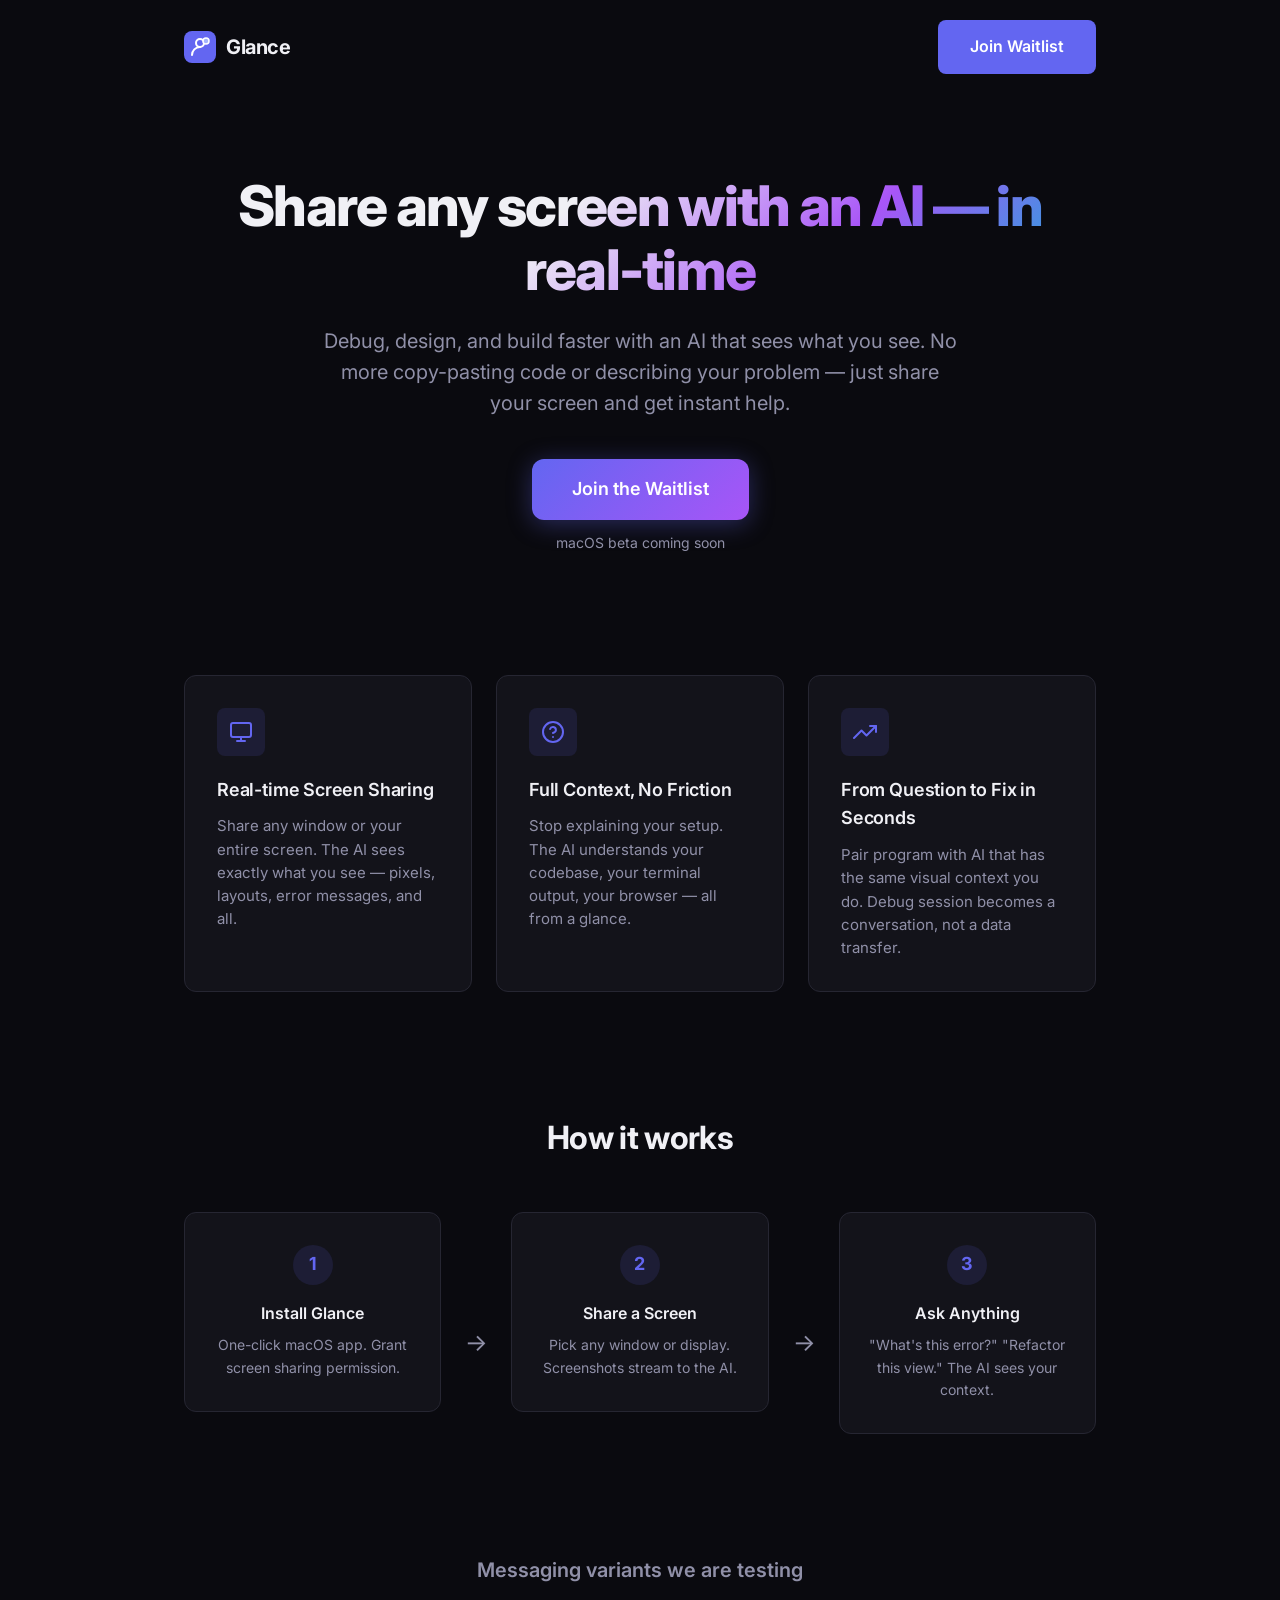
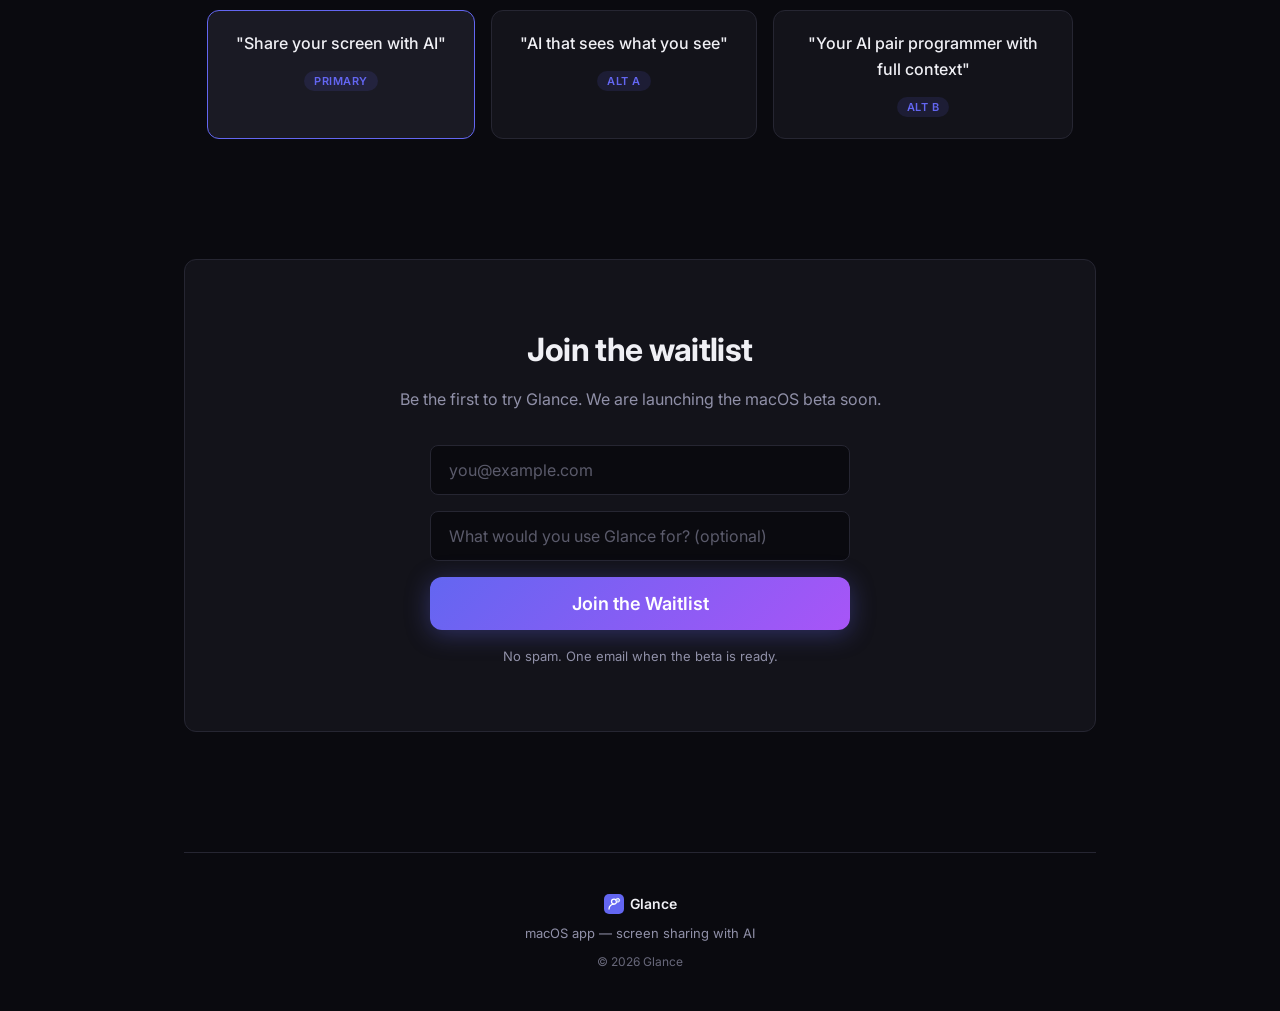
<file: docs/index.html>
<!DOCTYPE html>
<html lang="en">
<head>
    <meta charset="UTF-8">
    <meta name="viewport" content="width=device-width, initial-scale=1.0">
    <title>Glance — Share your screen with AI in real-time</title>
    <meta name="description" content="Debug, design, and build faster with an AI that sees what you see. Glance lets you share any screen with AI — macOS beta coming soon.">
    <meta property="og:title" content="Glance — Share your screen with AI in real-time">
    <meta property="og:description" content="Debug, design, and build faster with an AI that sees what you see. macOS beta coming soon.">
    <meta property="og:image" content="https://seven74ai.github.io/glance/og-image.png">
    <meta name="twitter:card" content="summary_large_image">
    <meta name="twitter:title" content="Glance — Share your screen with AI in real-time">
    <meta name="twitter:description" content="Debug, design, and build faster with an AI that sees what you see. macOS beta coming soon.">
    <meta name="twitter:image" content="https://seven74ai.github.io/glance/og-image.png">
    <link rel="canonical" href="https://seven74ai.github.io/glance/">
    <meta property="og:url" content="https://seven74ai.github.io/glance/">
    <meta property="og:type" content="website">
    <meta property="og:site_name" content="Glance">

    <!-- Plausible Analytics — privacy-first, no cookies, GDPR-compliant -->
    <!-- Register seven74ai.github.io at plausible.io, then filter by /glance/ path -->
    <script>window.plausible = window.plausible || function() { (window.plausible.q = window.plausible.q || []).push(arguments) }</script>
    <script defer data-domain="seven74ai.github.io" src="https://plausible.io/js/script.js"></script>

    <link rel="stylesheet" href="styles.css">
    <link rel="preconnect" href="https://fonts.googleapis.com">
    <link rel="preconnect" href="https://fonts.gstatic.com" crossorigin>
    <link href="https://fonts.googleapis.com/css2?family=Inter:wght@400;500;600;700;800&display=swap" rel="stylesheet">
</head>
<body>
    <div class="container">
        <!-- Header -->
        <header>
            <div class="logo">
                <svg width="32" height="32" viewBox="0 0 32 32" fill="none" xmlns="http://www.w3.org/2000/svg">
                    <rect width="32" height="32" rx="8" fill="#6366f1"/>
                    <circle cx="16" cy="12" r="4" stroke="white" stroke-width="2" fill="none"/>
                    <path d="M8 24c0-4.418 3.582-8 8-8" stroke="white" stroke-width="2" stroke-linecap="round"/>
                    <circle cx="22" cy="10" r="3" fill="#a5b4fc" stroke="white" stroke-width="1.5"/>
                </svg>
                <span class="logo-text">Glance</span>
            </div>
            <a href="#waitlist" class="cta-btn header-cta">Join Waitlist</a>
        </header>

        <!-- Hero -->
        <section class="hero">
            <h1 class="hero-headline">
                Share any screen with an AI&nbsp;&mdash;&nbsp;in real-time
            </h1>
            <p class="hero-subheadline">
                Debug, design, and build faster with an AI that sees what you see.
                No more copy-pasting code or describing your problem&nbsp;&mdash;&nbsp;just share
                your screen and get instant help.
            </p>
            <div class="hero-cta-group">
                <a href="#waitlist" class="cta-btn cta-primary">Join the Waitlist</a>
                <span class="cta-subtext">macOS beta coming soon</span>
            </div>
        </section>

        <!-- Feature blocks -->
        <section class="features">
            <div class="feature">
                <div class="feature-icon">
                    <svg width="24" height="24" viewBox="0 0 24 24" fill="none" stroke="#6366f1" stroke-width="2" stroke-linecap="round" stroke-linejoin="round">
                        <rect x="2" y="3" width="20" height="14" rx="2" ry="2"/>
                        <line x1="8" y1="21" x2="16" y2="21"/>
                        <line x1="12" y1="17" x2="12" y2="21"/>
                    </svg>
                </div>
                <h3>Real-time Screen Sharing</h3>
                <p>Share any window or your entire screen. The AI sees exactly what you see&nbsp;&mdash;&nbsp;pixels, layouts, error messages, and all.</p>
            </div>
            <div class="feature">
                <div class="feature-icon">
                    <svg width="24" height="24" viewBox="0 0 24 24" fill="none" stroke="#6366f1" stroke-width="2" stroke-linecap="round" stroke-linejoin="round">
                        <circle cx="12" cy="12" r="10"/>
                        <path d="M9.09 9a3 3 0 0 1 5.83 1c0 2-3 3-3 3"/>
                        <line x1="12" y1="17" x2="12.01" y2="17"/>
                    </svg>
                </div>
                <h3>Full Context, No Friction</h3>
                <p>Stop explaining your setup. The AI understands your codebase, your terminal output, your browser&nbsp;&mdash;&nbsp;all from a glance.</p>
            </div>
            <div class="feature">
                <div class="feature-icon">
                    <svg width="24" height="24" viewBox="0 0 24 24" fill="none" stroke="#6366f1" stroke-width="2" stroke-linecap="round" stroke-linejoin="round">
                        <polyline points="23 6 13.5 15.5 8.5 10.5 1 18"/>
                        <polyline points="17 6 23 6 23 12"/>
                    </svg>
                </div>
                <h3>From Question to Fix in Seconds</h3>
                <p>Pair program with AI that has the same visual context you do. Debug session becomes a conversation, not a data transfer.</p>
            </div>
        </section>

        <!-- How it works -->
        <section class="how-it-works">
            <h2>How it works</h2>
            <div class="steps">
                <div class="step">
                    <div class="step-number">1</div>
                    <h4>Install Glance</h4>
                    <p>One-click macOS app. Grant screen sharing permission.</p>
                </div>
                <div class="step-arrow">→</div>
                <div class="step">
                    <div class="step-number">2</div>
                    <h4>Share a Screen</h4>
                    <p>Pick any window or display. Screenshots stream to the AI.</p>
                </div>
                <div class="step-arrow">→</div>
                <div class="step">
                    <div class="step-number">3</div>
                    <h4>Ask Anything</h4>
                    <p>"What's this error?" "Refactor this view." The AI sees your context.</p>
                </div>
            </div>
        </section>

        <!-- Headline variants (for internal testing) -->
        <section class="messaging-test">
            <h2>Messaging variants we are testing</h2>
            <div class="variant-grid">
                <div class="variant active">
                    <p class="variant-text">"Share your screen with AI"</p>
                    <span class="variant-badge">Primary</span>
                </div>
                <div class="variant">
                    <p class="variant-text">"AI that sees what you see"</p>
                    <span class="variant-badge">Alt A</span>
                </div>
                <div class="variant">
                    <p class="variant-text">"Your AI pair programmer with full context"</p>
                    <span class="variant-badge">Alt B</span>
                </div>
            </div>
        </section>

        <!-- Waitlist -->
        <section id="waitlist" class="waitlist">
            <h2>Join the waitlist</h2>
            <p class="waitlist-desc">Be the first to try Glance. We are launching the macOS beta soon.</p>
            <form action="https://formspree.io/f/xzdwzoer" method="POST" class="waitlist-form">
                <input type="hidden" name="_subject" value="Glance Waitlist Signup">
                <input type="hidden" name="_next" value="https://seven74ai.github.io/glance/thanks.html">
                <input type="email" name="email" placeholder="you@example.com" required aria-label="Email address">
                <input type="text" name="use_case" placeholder="What would you use Glance for? (optional)">
                <button type="submit" class="cta-btn cta-primary">Join the Waitlist</button>
                <p class="form-note">No spam. One email when the beta is ready.</p>
            </form>
        </section>

        <!-- Footer -->
        <footer>
            <div class="footer-content">
                <div class="footer-logo">
                    <svg width="20" height="20" viewBox="0 0 32 32" fill="none" xmlns="http://www.w3.org/2000/svg">
                        <rect width="32" height="32" rx="8" fill="#6366f1"/>
                        <circle cx="16" cy="12" r="4" stroke="white" stroke-width="2" fill="none"/>
                        <path d="M8 24c0-4.418 3.582-8 8-8" stroke="white" stroke-width="2" stroke-linecap="round"/>
                        <circle cx="22" cy="10" r="3" fill="#a5b4fc" stroke="white" stroke-width="1.5"/>
                    </svg>
                    <span>Glance</span>
                </div>
                <p class="footer-tagline">macOS app — screen sharing with AI</p>
                <p class="copyright">&copy; 2026 Glance</p>
            </div>
        </footer>
    </div>

    <!-- Plausible custom event: track waitlist form submissions -->
    <script>
        document.querySelector('.waitlist-form').addEventListener('submit', function() {
            plausible('Waitlist Signup', {props: {method: 'formspree'}});
        });
    </script>
</body>
</html>
</file>
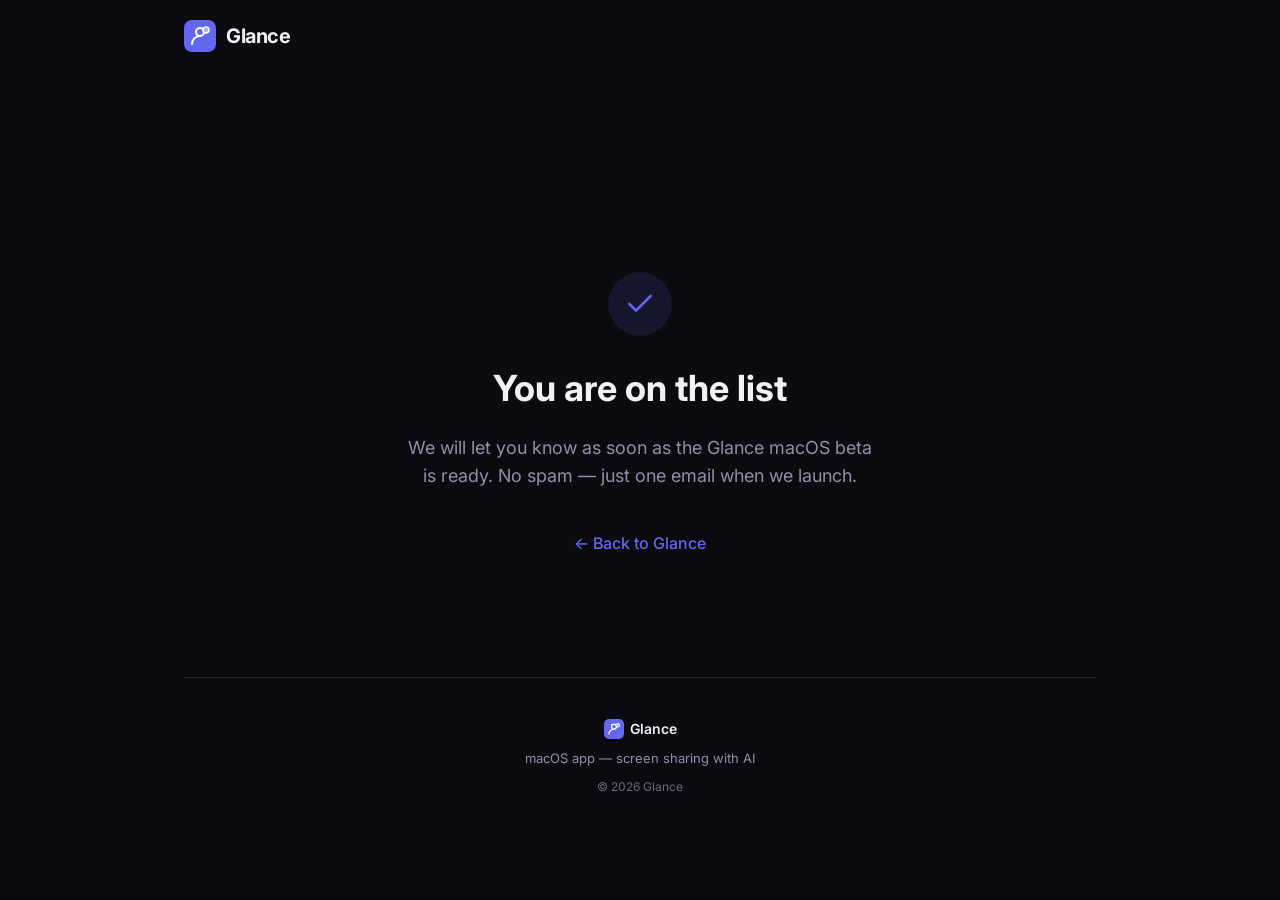
<file: docs/thanks.html>
<!DOCTYPE html>
<html lang="en">
<head>
    <meta charset="UTF-8">
    <meta name="viewport" content="width=device-width, initial-scale=1.0">
    <title>Thanks — Glance</title>

    <!-- Plausible Analytics -->
    <script>window.plausible = window.plausible || function() { (window.plausible.q = window.plausible.q || []).push(arguments) }</script>
    <script defer data-domain="seven74ai.github.io" src="https://plausible.io/js/script.js"></script>

    <link rel="stylesheet" href="styles.css">
    <link href="https://fonts.googleapis.com/css2?family=Inter:wght@400;500;600;700;800&display=swap" rel="stylesheet">
</head>
<body>
    <div class="container">
        <header>
            <div class="logo">
                <svg width="32" height="32" viewBox="0 0 32 32" fill="none" xmlns="http://www.w3.org/2000/svg">
                    <rect width="32" height="32" rx="8" fill="#6366f1"/>
                    <circle cx="16" cy="12" r="4" stroke="white" stroke-width="2" fill="none"/>
                    <path d="M8 24c0-4.418 3.582-8 8-8" stroke="white" stroke-width="2" stroke-linecap="round"/>
                    <circle cx="22" cy="10" r="3" fill="#a5b4fc" stroke="white" stroke-width="1.5"/>
                </svg>
                <span class="logo-text">Glance</span>
            </div>
        </header>

        <section class="thanks-hero">
            <div class="thanks-icon">
                <svg width="32" height="32" viewBox="0 0 24 24" fill="none" stroke="#6366f1" stroke-width="2" stroke-linecap="round" stroke-linejoin="round">
                    <polyline points="20 6 9 17 4 12"/>
                </svg>
            </div>
            <h2 class="thanks-title">You are on the list</h2>
            <p class="thanks-desc">
                We will let you know as soon as the Glance macOS beta is ready.
                No spam — just one email when we launch.
            </p>
            <a href="index.html" class="thanks-back">← Back to Glance</a>
        </section>

        <footer>
            <div class="footer-content">
                <div class="footer-logo">
                    <svg width="20" height="20" viewBox="0 0 32 32" fill="none" xmlns="http://www.w3.org/2000/svg">
                        <rect width="32" height="32" rx="8" fill="#6366f1"/>
                        <circle cx="16" cy="12" r="4" stroke="white" stroke-width="2" fill="none"/>
                        <path d="M8 24c0-4.418 3.582-8 8-8" stroke="white" stroke-width="2" stroke-linecap="round"/>
                        <circle cx="22" cy="10" r="3" fill="#a5b4fc" stroke="white" stroke-width="1.5"/>
                    </svg>
                    <span>Glance</span>
                </div>
                <p class="footer-tagline">macOS app — screen sharing with AI</p>
                <p class="copyright">&copy; 2026 Glance</p>
            </div>
        </footer>
    </div>

    <!-- Plausible custom event: confirmed signup conversion -->
    <script>
        plausible('Waitlist Conversion', {props: {status: 'confirmed'}});
    </script>
</body>
</html>
</file>
<file: docs/styles.css>
/* Glance Landing Page — Styles */

:root {
    --bg: #0a0a0f;
    --surface: #13131a;
    --surface-hover: #1a1a24;
    --border: #262632;
    --text-primary: #f0f0f5;
    --text-secondary: #9090a8;
    --accent: #6366f1;
    --accent-hover: #818cf8;
    --accent-dim: rgba(99, 102, 241, 0.12);
    --gradient-1: #6366f1;
    --gradient-2: #a855f7;
    --gradient-3: #06b6d4;
    --radius: 12px;
    --radius-sm: 8px;
    --max-width: 960px;
}

* {
    margin: 0;
    padding: 0;
    box-sizing: border-box;
}

html {
    scroll-behavior: smooth;
}

body {
    font-family: 'Inter', -apple-system, BlinkMacSystemFont, 'Segoe UI', Roboto, sans-serif;
    background: var(--bg);
    color: var(--text-primary);
    line-height: 1.6;
    -webkit-font-smoothing: antialiased;
    -moz-osx-font-smoothing: grayscale;
}

.container {
    max-width: var(--max-width);
    margin: 0 auto;
    padding: 0 24px;
}

/* Header */

header {
    display: flex;
    align-items: center;
    justify-content: space-between;
    padding: 20px 0;
    margin-bottom: 80px;
}

.logo {
    display: flex;
    align-items: center;
    gap: 10px;
}

.logo-text {
    font-size: 20px;
    font-weight: 700;
    color: var(--text-primary);
    letter-spacing: -0.02em;
}

.header-cta {
    font-size: 14px;
    padding: 8px 20px;
}

/* CTA Button */

.cta-btn {
    display: inline-block;
    background: var(--accent);
    color: white;
    text-decoration: none;
    font-weight: 600;
    border-radius: var(--radius-sm);
    transition: background 0.2s, transform 0.15s;
    cursor: pointer;
    border: none;
    font-family: inherit;
    font-size: 16px;
    padding: 14px 32px;
}

.cta-btn:hover {
    background: var(--accent-hover);
    transform: translateY(-1px);
}

.cta-btn:active {
    transform: translateY(0);
}

/* Hero */

.hero {
    text-align: center;
    margin-bottom: 120px;
}

.hero-headline {
    font-size: 56px;
    font-weight: 800;
    line-height: 1.15;
    letter-spacing: -0.03em;
    margin-bottom: 24px;
    background: linear-gradient(135deg, var(--text-primary) 0%, var(--text-primary) 40%, var(--gradient-2) 70%, var(--gradient-3) 100%);
    -webkit-background-clip: text;
    -webkit-text-fill-color: transparent;
    background-clip: text;
}

.hero-subheadline {
    font-size: 20px;
    color: var(--text-secondary);
    max-width: 640px;
    margin: 0 auto 40px;
    line-height: 1.55;
}

.hero-cta-group {
    display: flex;
    flex-direction: column;
    align-items: center;
    gap: 12px;
}

.cta-primary {
    font-size: 18px;
    padding: 16px 40px;
    border-radius: var(--radius);
    background: linear-gradient(135deg, var(--gradient-1), var(--gradient-2));
    box-shadow: 0 4px 24px rgba(99, 102, 241, 0.35);
}

.cta-primary:hover {
    background: linear-gradient(135deg, var(--accent-hover), #c084fc);
    box-shadow: 0 4px 32px rgba(99, 102, 241, 0.45);
}

.cta-subtext {
    font-size: 14px;
    color: var(--text-secondary);
}

/* Features */

.features {
    display: grid;
    grid-template-columns: repeat(3, 1fr);
    gap: 24px;
    margin-bottom: 120px;
}

.feature {
    background: var(--surface);
    border: 1px solid var(--border);
    border-radius: var(--radius);
    padding: 32px;
    transition: border-color 0.2s, background 0.2s;
}

.feature:hover {
    border-color: var(--accent);
    background: var(--surface-hover);
}

.feature-icon {
    width: 48px;
    height: 48px;
    display: flex;
    align-items: center;
    justify-content: center;
    background: var(--accent-dim);
    border-radius: var(--radius-sm);
    margin-bottom: 20px;
}

.feature h3 {
    font-size: 18px;
    font-weight: 600;
    margin-bottom: 10px;
    letter-spacing: -0.01em;
}

.feature p {
    font-size: 15px;
    color: var(--text-secondary);
    line-height: 1.55;
}

/* How it works */

.how-it-works {
    text-align: center;
    margin-bottom: 120px;
}

.how-it-works h2 {
    font-size: 32px;
    font-weight: 700;
    letter-spacing: -0.02em;
    margin-bottom: 48px;
}

.steps {
    display: flex;
    align-items: flex-start;
    justify-content: center;
    gap: 24px;
}

.step {
    background: var(--surface);
    border: 1px solid var(--border);
    border-radius: var(--radius);
    padding: 32px 24px;
    width: 260px;
    text-align: center;
    transition: border-color 0.2s;
}

.step:hover {
    border-color: var(--accent);
}

.step-number {
    width: 40px;
    height: 40px;
    background: var(--accent-dim);
    color: var(--accent);
    border-radius: 50%;
    display: flex;
    align-items: center;
    justify-content: center;
    margin: 0 auto 16px;
    font-weight: 700;
    font-size: 18px;
}

.step h4 {
    font-size: 16px;
    font-weight: 600;
    margin-bottom: 8px;
}

.step p {
    font-size: 14px;
    color: var(--text-secondary);
}

.step-arrow {
    color: var(--text-secondary);
    font-size: 24px;
    align-self: center;
    padding-top: 40px;
    user-select: none;
}

/* Messaging test section */

.messaging-test {
    margin-bottom: 120px;
    text-align: center;
}

.messaging-test h2 {
    font-size: 20px;
    font-weight: 600;
    color: var(--text-secondary);
    margin-bottom: 24px;
}

.variant-grid {
    display: flex;
    gap: 16px;
    justify-content: center;
    flex-wrap: wrap;
}

.variant {
    background: var(--surface);
    border: 1px solid var(--border);
    border-radius: var(--radius);
    padding: 20px 28px;
    max-width: 300px;
    position: relative;
}

.variant.active {
    border-color: var(--accent);
    background: var(--surface-hover);
}

.variant-text {
    font-size: 16px;
    font-weight: 500;
    margin-bottom: 10px;
    color: var(--text-primary);
}

.variant-badge {
    font-size: 11px;
    font-weight: 600;
    text-transform: uppercase;
    letter-spacing: 0.05em;
    color: var(--accent);
    background: var(--accent-dim);
    padding: 3px 10px;
    border-radius: 100px;
}

/* Waitlist */

.waitlist {
    text-align: center;
    margin-bottom: 120px;
    padding: 64px 32px;
    background: var(--surface);
    border: 1px solid var(--border);
    border-radius: var(--radius);
}

.waitlist h2 {
    font-size: 32px;
    font-weight: 700;
    letter-spacing: -0.02em;
    margin-bottom: 12px;
}

.waitlist-desc {
    font-size: 16px;
    color: var(--text-secondary);
    margin-bottom: 32px;
}

.waitlist-form {
    display: flex;
    flex-direction: column;
    align-items: center;
    gap: 16px;
    max-width: 420px;
    margin: 0 auto;
}

.waitlist-form input[type="email"],
.waitlist-form input[type="text"] {
    width: 100%;
    padding: 14px 18px;
    background: var(--bg);
    border: 1px solid var(--border);
    border-radius: var(--radius-sm);
    color: var(--text-primary);
    font-family: inherit;
    font-size: 16px;
    outline: none;
    transition: border-color 0.2s;
}

.waitlist-form input[type="email"]:focus,
.waitlist-form input[type="text"]:focus {
    border-color: var(--accent);
}

.waitlist-form input::placeholder {
    color: var(--text-secondary);
    opacity: 0.6;
}

.waitlist-form button {
    width: 100%;
}

.form-note {
    font-size: 13px;
    color: var(--text-secondary);
}

/* Thanks page */

.thanks-hero {
    text-align: center;
    padding: 120px 0;
}

.thanks-icon {
    width: 64px;
    height: 64px;
    background: var(--accent-dim);
    border-radius: 50%;
    display: flex;
    align-items: center;
    justify-content: center;
    margin: 0 auto 24px;
}

.thanks-title {
    font-size: 36px;
    font-weight: 700;
    margin-bottom: 16px;
}

.thanks-desc {
    font-size: 18px;
    color: var(--text-secondary);
    max-width: 480px;
    margin: 0 auto 40px;
}

.thanks-back {
    color: var(--accent);
    text-decoration: none;
    font-weight: 500;
}

.thanks-back:hover {
    text-decoration: underline;
}

/* Footer */

footer {
    border-top: 1px solid var(--border);
    padding: 40px 0;
    text-align: center;
}

.footer-content {
    display: flex;
    flex-direction: column;
    align-items: center;
    gap: 8px;
}

.footer-logo {
    display: flex;
    align-items: center;
    gap: 6px;
    font-weight: 600;
    font-size: 14px;
}

.footer-tagline {
    font-size: 13px;
    color: var(--text-secondary);
}

.copyright {
    font-size: 12px;
    color: var(--text-secondary);
    opacity: 0.7;
}

/* Responsive */

@media (max-width: 768px) {
    .hero-headline {
        font-size: 36px;
    }
    .hero-subheadline {
        font-size: 17px;
    }
    .features {
        grid-template-columns: 1fr;
    }
    .steps {
        flex-direction: column;
        align-items: center;
    }
    .step {
        width: 100%;
        max-width: 320px;
    }
    .step-arrow {
        transform: rotate(90deg);
        padding-top: 0;
    }
    header {
        margin-bottom: 48px;
    }
    .hero {
        margin-bottom: 80px;
    }
    .features {
        margin-bottom: 80px;
    }
    .how-it-works {
        margin-bottom: 80px;
    }
    .messaging-test {
        margin-bottom: 80px;
    }
    .waitlist {
        margin-bottom: 80px;
        padding: 40px 20px;
    }
}
</file>
